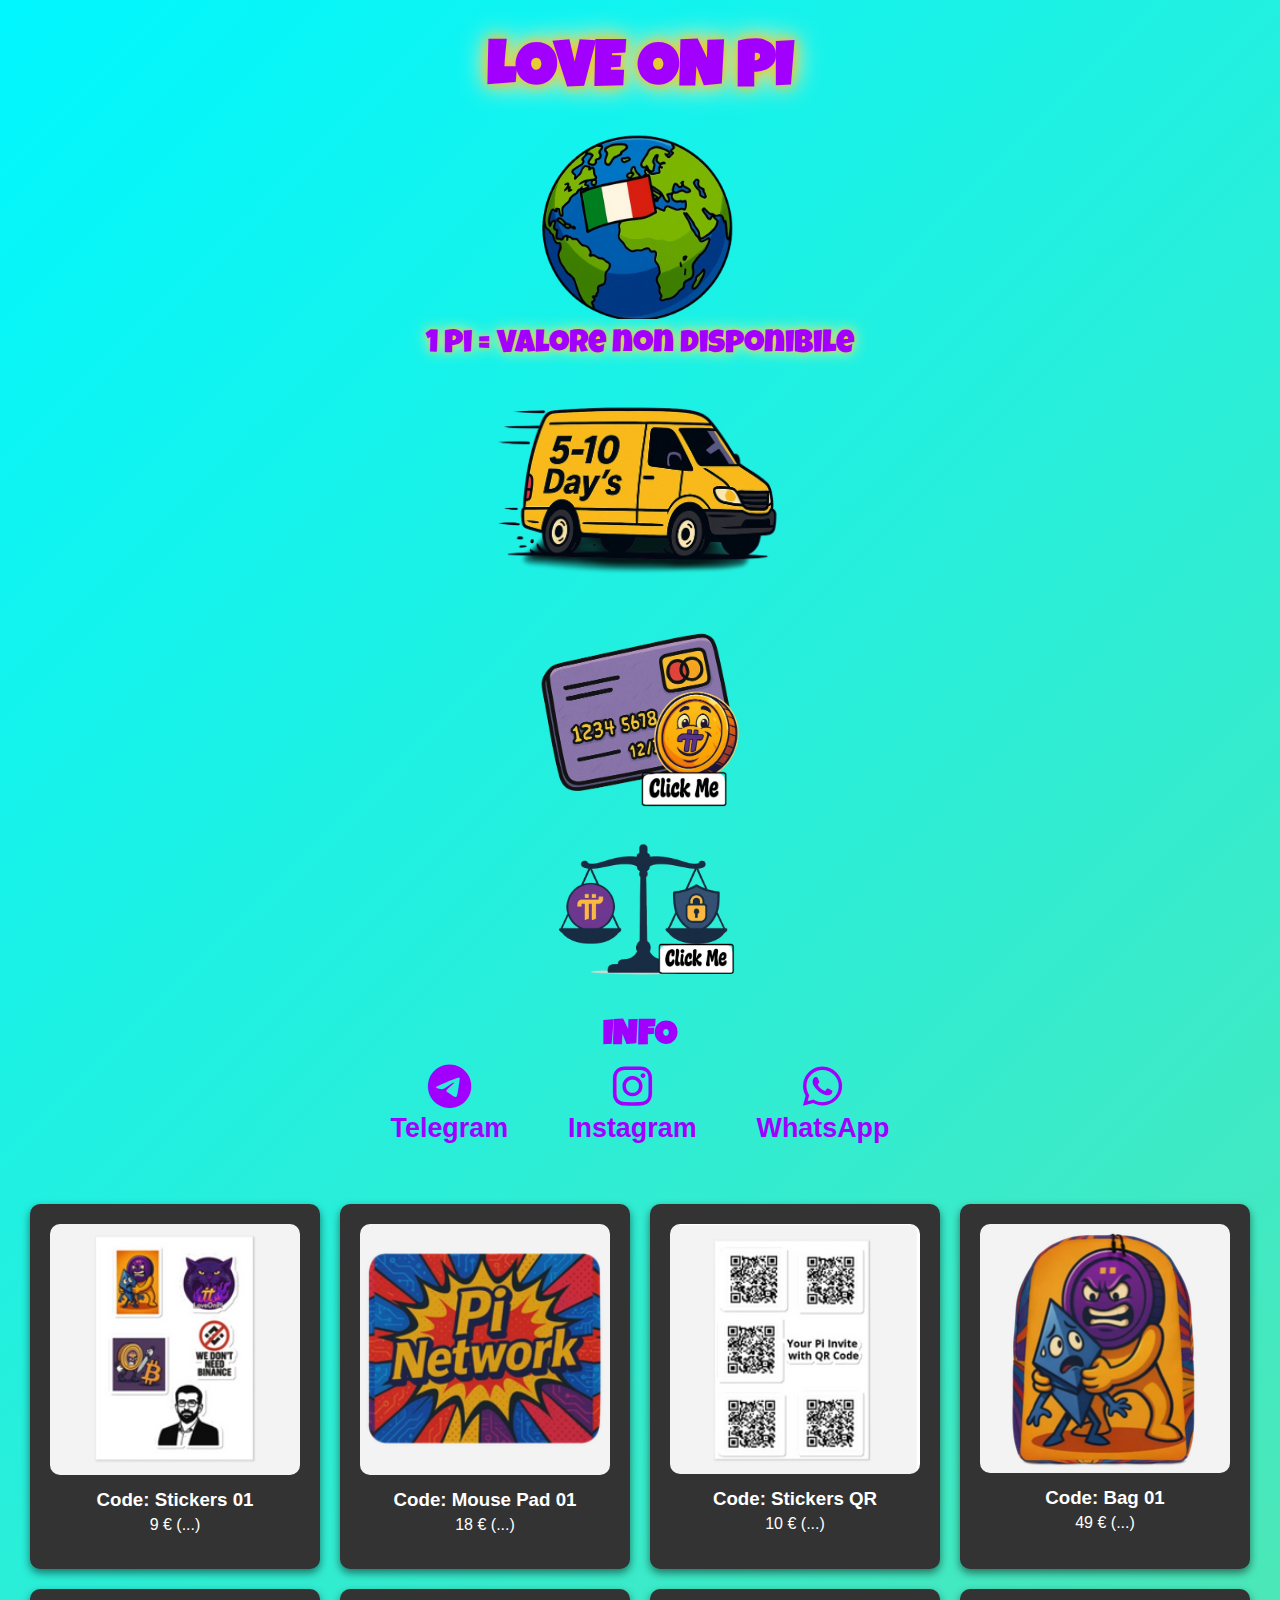
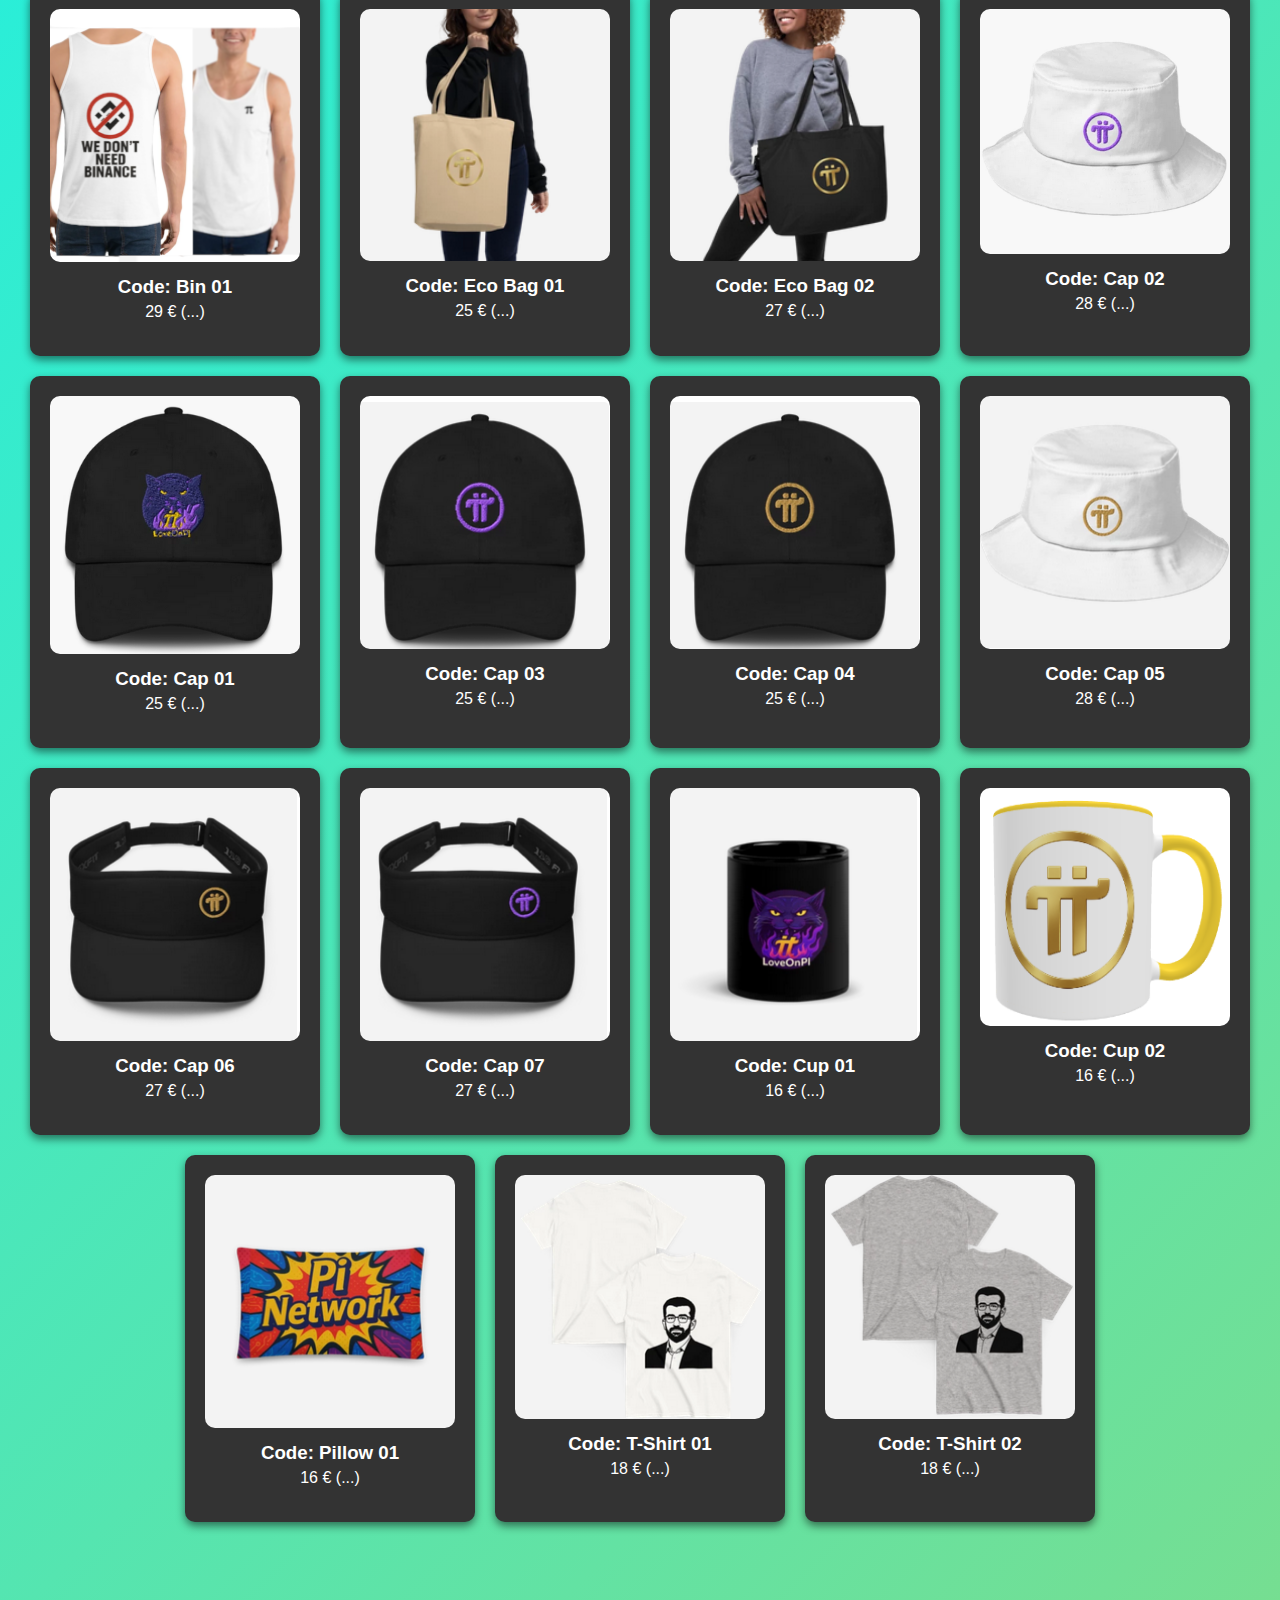
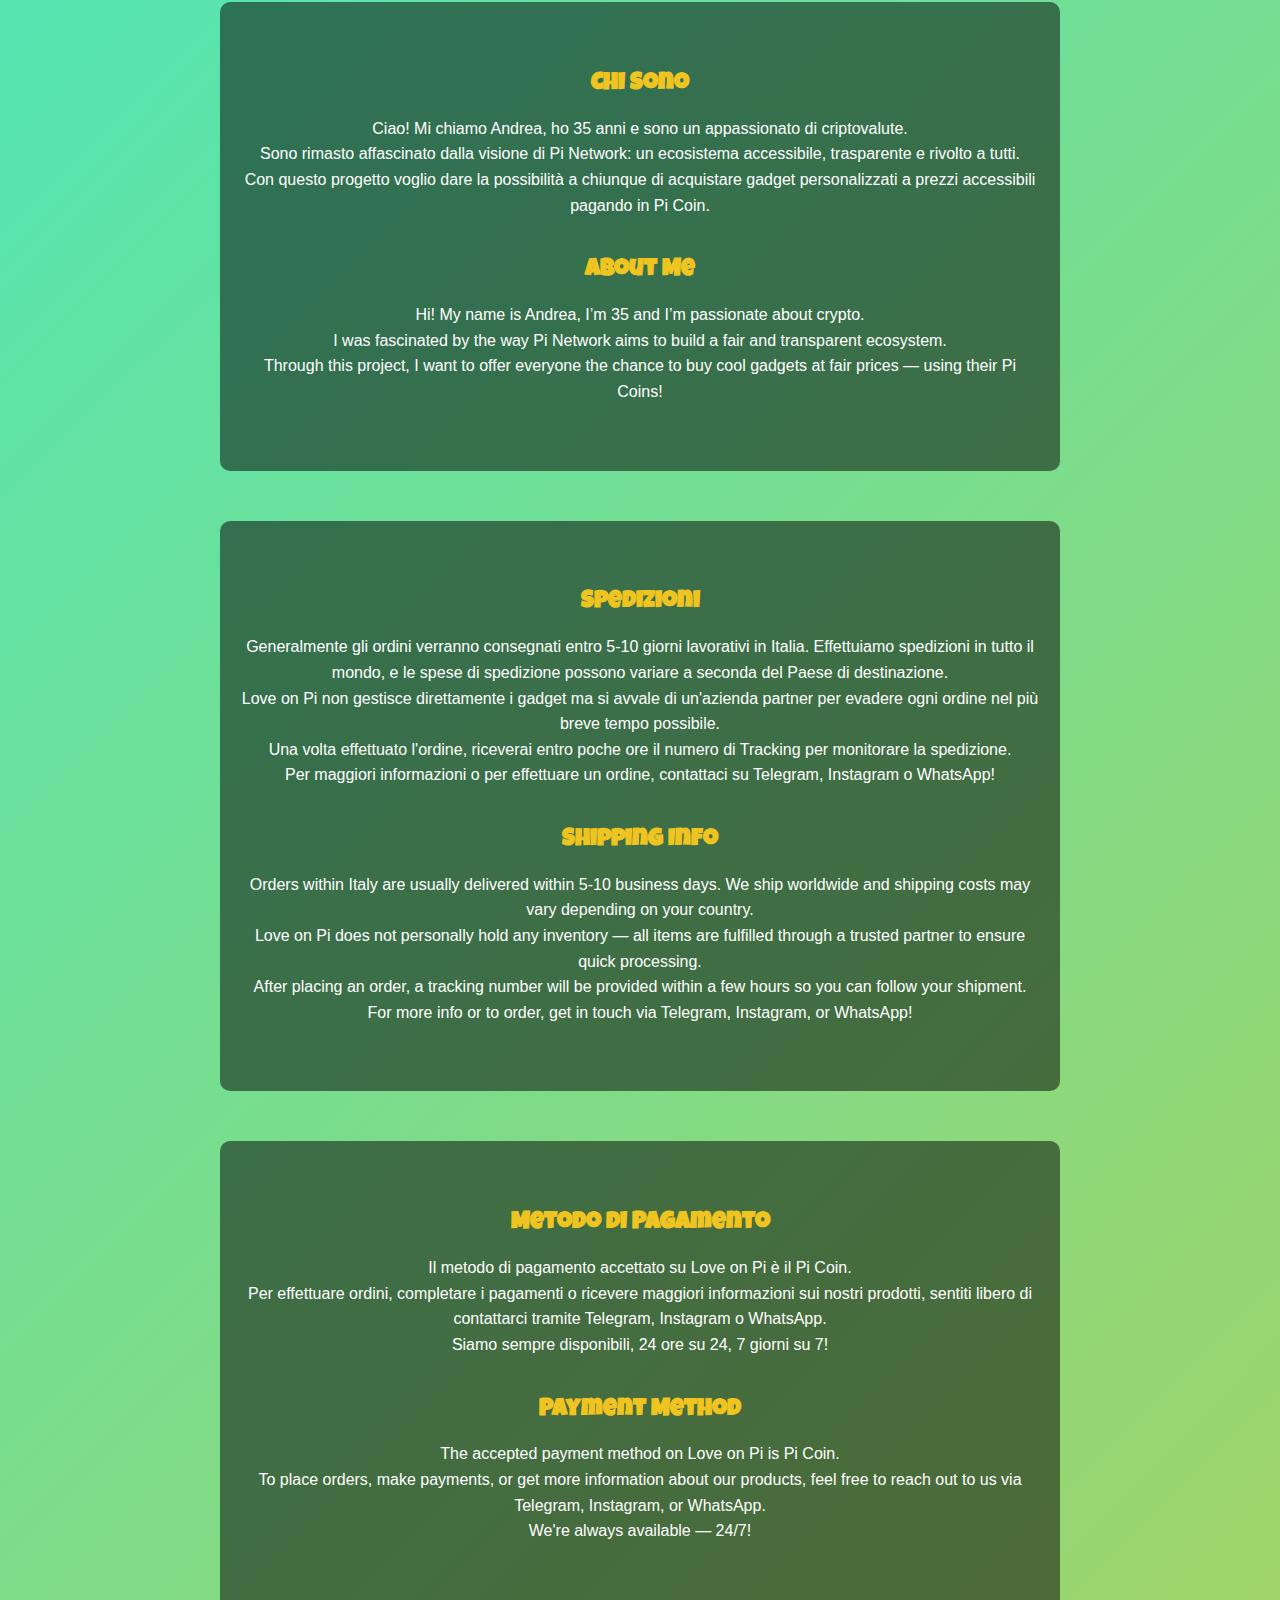
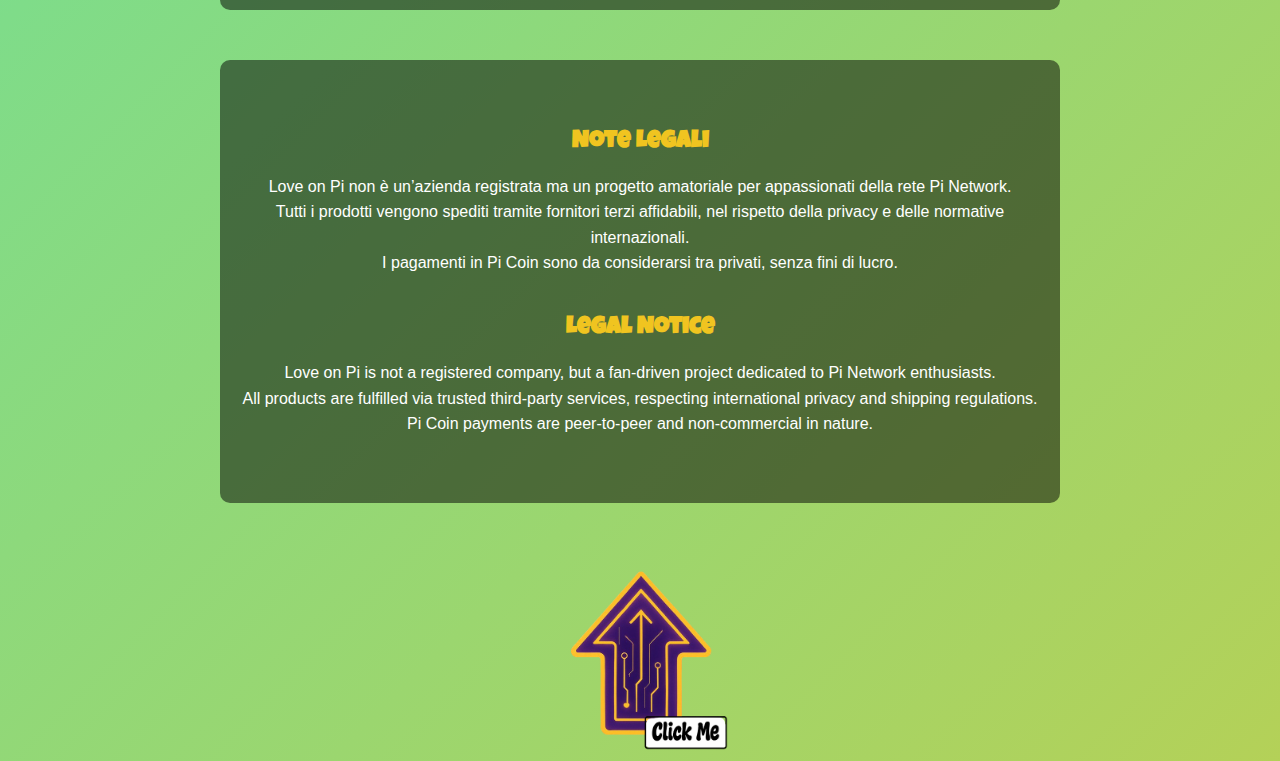
<file: index.html>
<!DOCTYPE html>
<html lang="it">
<head>
  <meta charset="UTF-8">
  <meta name="viewport" content="width=device-width, initial-scale=1.0">
  <title>Love on Pi</title>
  <link href="https://fonts.googleapis.com/css2?family=Luckiest+Guy&display=swap" rel="stylesheet">
  <link href="https://cdnjs.cloudflare.com/ajax/libs/font-awesome/6.4.0/css/all.min.css" rel="stylesheet">
   <!-- Google Analytics -->
  <script async src="https://www.googletagmanager.com/gtag/js?id=G-DXLJ8XHPTR"></script>
  <script>
    window.dataLayer = window.dataLayer || [];
    function gtag(){dataLayer.push(arguments);}
    gtag('js', new Date());

    gtag('config', 'G-DXLJ8XHPTR');
  </script>
  <style>
    html {
      scroll-behavior: smooth;
    }
    body {
      margin: 0;
      font-family: Arial, sans-serif;
      background: linear-gradient(-45deg, #6e00ff, #ff00cc, #f0c420, #00f7ff);
      background-size: 400% 400%;
      animation: gradientBG 15s ease infinite;
      color: #f0c420;
      text-align: center;
    }
    @keyframes gradientBG {
      0% { background-position: 0% 50%; }
      50% { background-position: 100% 50%; }
      100% { background-position: 0% 50%; }
    }
    header {
      padding: 40px 20px 20px;
      font-size: 4em;
      font-weight: bold;
      text-transform: uppercase;
      animation: neonPulse 3s infinite;
      font-family: 'Luckiest Guy', cursive;
      color: #a100ff;
      text-shadow: 0 0 10px #f0c420, 0 0 20px #f0c420, 0 0 30px #fff;
      transition: all 0.5s ease-in-out;
    }
    header.alt {
      color: #f0c420;
      text-shadow: 0 0 10px #a100ff, 0 0 20px #a100ff, 0 0 30px #fff;
    }
    @keyframes neonPulse {
      0%, 100% {
        transform: scale(1);
      }
      50% {
        transform: scale(1.05);
      }
    }
    .world-image {
      max-width: 200px;
      width: 100%;
      margin: 10px auto;
      display: block;
      animation: float 3s ease-in-out infinite;
      cursor: pointer;
    }
    .value {
      font-size: 2em;
      margin-bottom: 20px;
      animation: glow 2s ease-in-out infinite alternate, pulseValue 4s infinite;
      font-family: 'Luckiest Guy', cursive;
      color: #a100ff;
      text-shadow: 0 0 5px #f0c420, 0 0 15px #fff38c;
    }
    @keyframes glow {
      from {
        text-shadow: 0 0 5px #f0c420, 0 0 10px #fff38c;
      }
      to {
        text-shadow: 0 0 15px #fff38c, 0 0 30px #f0c420;
      }
    }
    @keyframes pulseValue {
      0%, 100% { transform: scale(1); }
      50% { transform: scale(1.05); }
    }
    @keyframes float {
      0%, 100% { transform: translateY(0); }
      50% { transform: translateY(-10px); }
    }
    @keyframes slide {
      0%, 100% { transform: translateX(0); }
      50% { transform: translateX(10px); }
    }
    .delivery-section {
      margin: 30px 0;
      animation: slide 3s ease-in-out infinite;
    }
    .delivery-img {
      max-width: 300px;
      width: 80%;
      height: auto;
      display: block;
      margin: 0 auto;
    }
    .contact {
      margin: 40px auto 10px;
      font-size: 2.2em;
      color: #a100ff;
      font-weight: bold;
      font-family: 'Luckiest Guy', cursive;
      animation: pulseValue 3s infinite;
    }
    .social-icons {
      display: flex;
      justify-content: center;
      gap: 60px;
      margin-bottom: 30px;
    }
    .social-icons a {
      color: #a100ff;
      font-size: 2.8em;
      transition: transform 0.3s ease, color 0.3s ease;
      display: flex;
      flex-direction: column;
      align-items: center;
      text-decoration: none;
      font-family: Arial, sans-serif;
      animation: pulseValue 4s infinite;
    }
    .social-icons a:hover {
      transform: scale(1.2);
      color: #f0c420;
    }
    .social-icons span {
      margin-top: 5px;
      font-size: 0.6em;
      color: #a100ff;
      font-weight: bold;
    }
    .gallery {
      display: flex;
      flex-wrap: wrap;
      justify-content: center;
      gap: 20px;
      padding: 30px;
    }
    .product {
      background-color: #333;
      border-radius: 10px;
      padding: 20px;
      width: 250px;
      color: #fff;
      box-shadow: 0 4px 8px rgba(0,0,0,0.5);
    }
    .product img {
      width: 100%;
      border-radius: 10px;
    }
    .product h3 {
      margin: 10px 0 5px;
    }
    .product p {
      margin: 5px 0 15px;
    }
    .buy-btn {
      background-color: #f0c420;
      color: #000;
      padding: 10px 20px;
      border: none;
      border-radius: 5px;
      font-weight: bold;
      cursor: pointer;
    }
  </style>
</head>
<body>
  <a name="top"></a>
  <header id="main-title">Love on Pi</header>
  <a href="#about"><img src="mondo.png" alt="Mondo con bandiera italiana" class="world-image"></a>
  <div class="value">1 Pi = <span id="pi-value">Caricamento...</span></div>

  <a href="#shipping">
  <a href="#shipping">
  <div class="delivery-section">
    <img class="delivery-img" src="delivery-van.png" alt="5-10 giorni di consegna">
  </div>
</a>
<a href="#payment">
  <img src="cc.png" alt="Carta di credito" class="world-image">
</a>
<a href="#legal">
  <img src="legal.png" alt="Legalità e sicurezza" style="max-width: 200px; width: 100%; margin: 10px auto; display: block; animation: pulseValue 3s ease-in-out infinite; cursor: pointer;">
</a>
</a>

  <div class="contact">INFO</div>
  <div class="social-icons">
    <a href="https://t.me/theanimal89" target="_blank" title="Telegram">
      <i class="fab fa-telegram"></i>
      <span>Telegram</span>
    </a>
    <a href="https://instagram.com/love_on_pi" target="_blank" title="Instagram">
      <i class="fab fa-instagram"></i>
      <span>Instagram</span>
    </a>
    <a href="https://wa.me/393318524149" target="_blank" title="WhatsApp">
      <i class="fab fa-whatsapp"></i>
      <span>WhatsApp</span>
    </a>
  </div>

  <div class="gallery">
    <div class="product" data-eur="9">
      <img src="st1.png" alt="Prodotto 1">
      <h3>Code: Stickers 01</h3>
      <p><span class="eur-amount">9 €</span> (<span class="pi-price">...</span>)</p>
    </div>
    <div class="product" data-eur="18">
      <img src="mp1.png" alt="Prodotto 1">
      <h3>Code: Mouse Pad 01</h3>
      <p><span class="eur-amount">18 €</span> (<span class="pi-price">...</span>)</p>
    </div>
    <div class="product" data-eur="10">
      <img src="st2.png" alt="Prodotto 1">
      <h3>Code: Stickers QR</h3>
      <p><span class="eur-amount">10 €</span> (<span class="pi-price">...</span>)</p>
    </div>
    <div class="product" data-eur="49">
      <img src="bag1.png" alt="Prodotto 1">
      <h3>Code: Bag 01</h3>
      <p><span class="eur-amount">49 €</span> (<span class="pi-price">...</span>)</p>
    </div>
    <div class="product" data-eur="29">
      <img src="bin1.png" alt="Prodotto 1">
      <h3>Code: Bin 01</h3>
      <p><span class="eur-amount">29 €</span> (<span class="pi-price">...</span>)</p>
    </div>
    <div class="product" data-eur="25">
      <img src="bag2.png" alt="Prodotto 1">
      <h3>Code: Eco Bag 01</h3>
      <p><span class="eur-amount">25 €</span> (<span class="pi-price">...</span>)</p>
    </div>
    <div class="product" data-eur="27">
      <img src="bag3.png" alt="Prodotto 1">
      <h3>Code: Eco Bag 02</h3>
      <p><span class="eur-amount">27 €</span> (<span class="pi-price">...</span>)</p>
    </div>
    <div class="product" data-eur="28">
      <img src="cap2.png" alt="Prodotto 2">
      <h3>Code: Cap 02</h3>
      <p><span class="eur-amount">28 €</span> (<span class="pi-price">...</span>)</p>
    </div>
    <div class="product" data-eur="25">
      <img src="cap1.png" alt="Prodotto 1">
      <h3>Code: Cap 01</h3>
      <p><span class="eur-amount">25 €</span> (<span class="pi-price">...</span>)</p>
    </div>
    <div class="product" data-eur="25">
      <img src="cap3.png" alt="Prodotto 2">
      <h3>Code: Cap 03</h3>
      <p><span class="eur-amount">25 €</span> (<span class="pi-price">...</span>)</p>
    </div>
    <div class="product" data-eur="25">
      <img src="cap4.png" alt="Prodotto 2">
      <h3>Code: Cap 04</h3>
      <p><span class="eur-amount">25 €</span> (<span class="pi-price">...</span>)</p>
    </div>
    <div class="product" data-eur="28">
      <img src="cap5.png" alt="Prodotto 2">
      <h3>Code: Cap 05</h3>
      <p><span class="eur-amount">28 €</span> (<span class="pi-price">...</span>)</p>
    </div>
    <div class="product" data-eur="27">
      <img src="cap6.png" alt="Prodotto 2">
      <h3>Code: Cap 06</h3>
      <p><span class="eur-amount">27 €</span> (<span class="pi-price">...</span>)</p>
    </div>
    <div class="product" data-eur="27">
      <img src="cap7.png" alt="Prodotto 2">
      <h3>Code: Cap 07</h3>
      <p><span class="eur-amount">27 €</span> (<span class="pi-price">...</span>)</p>
    </div>
    <div class="product" data-eur="16">
      <img src="cup1.png" alt="Prodotto 2">
      <h3>Code: Cup 01</h3>
      <p><span class="eur-amount">16 €</span> (<span class="pi-price">...</span>)</p>
    </div>
    <div class="product" data-eur="16">
      <img src="cup2.png" alt="Prodotto 2">
      <h3>Code: Cup 02</h3>
      <p><span class="eur-amount">16 €</span> (<span class="pi-price">...</span>)</p>
    </div>
    <div class="product" data-eur="16">
      <img src="cus1.png" alt="Prodotto 2">
      <h3>Code: Pillow 01</h3>
      <p><span class="eur-amount">16 €</span> (<span class="pi-price">...</span>)</p>
    </div>
    <div class="product" data-eur="18">
      <img src="ts1.png" alt="Prodotto 2">
      <h3>Code: T-Shirt 01</h3>
      <p><span class="eur-amount">18 €</span> (<span class="pi-price">...</span>)</p>
    </div>
    <div class="product" data-eur="18">
      <img src="ts2.png" alt="Prodotto 2">
      <h3>Code: T-Shirt 02</h3>
      <p><span class="eur-amount">18 €</span> (<span class="pi-price">...</span>)</p>
    </div>
</div>

  <a name="about"></a>
  <div id="about" style="padding: 50px 20px; max-width: 800px; margin: 50px auto; background-color: rgba(0, 0, 0, 0.5); border-radius: 10px; color: #fff;">
    <h2 style="font-family: 'Luckiest Guy', cursive; color: #f0c420;">Chi Sono</h2>
    <p style="line-height: 1.6;">
      Ciao! Mi chiamo Andrea, ho 35 anni e sono un appassionato di criptovalute. <br>
      Sono rimasto affascinato dalla visione di Pi Network: un ecosistema accessibile, trasparente e rivolto a tutti.<br>
      Con questo progetto voglio dare la possibilità a chiunque di acquistare gadget personalizzati a prezzi accessibili pagando in Pi Coin.
    </p>
    <h2 style="font-family: 'Luckiest Guy', cursive; color: #f0c420; margin-top: 40px;">About Me</h2>
    <p style="line-height: 1.6;">
      Hi! My name is Andrea, I’m 35 and I’m passionate about crypto.<br>
      I was fascinated by the way Pi Network aims to build a fair and transparent ecosystem.<br>
      Through this project, I want to offer everyone the chance to buy cool gadgets at fair prices — using their Pi Coins!
    </p>
  </div>

  <a name="shipping"></a>
  <div id="shipping" style="padding: 50px 20px; max-width: 800px; margin: 50px auto; background-color: rgba(0, 0, 0, 0.5); border-radius: 10px; color: #fff;">
    <h2 style="font-family: 'Luckiest Guy', cursive; color: #f0c420;">Spedizioni</h2>
    <p style="line-height: 1.6;">
      Generalmente gli ordini verranno consegnati entro 5-10 giorni lavorativi in Italia. Effettuiamo spedizioni in tutto il mondo, e le spese di spedizione possono variare a seconda del Paese di destinazione.<br>
      Love on Pi non gestisce direttamente i gadget ma si avvale di un'azienda partner per evadere ogni ordine nel più breve tempo possibile.<br>
      Una volta effettuato l'ordine, riceverai entro poche ore il numero di Tracking per monitorare la spedizione.<br>
      Per maggiori informazioni o per effettuare un ordine, contattaci su Telegram, Instagram o WhatsApp!
    </p>
    <h2 style="font-family: 'Luckiest Guy', cursive; color: #f0c420; margin-top: 40px;">Shipping Info</h2>
    <p style="line-height: 1.6;">
      Orders within Italy are usually delivered within 5-10 business days. We ship worldwide and shipping costs may vary depending on your country.<br>
      Love on Pi does not personally hold any inventory — all items are fulfilled through a trusted partner to ensure quick processing.<br>
      After placing an order, a tracking number will be provided within a few hours so you can follow your shipment.<br>
      For more info or to order, get in touch via Telegram, Instagram, or WhatsApp!
    </p>
  </div>

  <a name="payment"></a>
  <div id="payment" style="padding: 50px 20px; max-width: 800px; margin: 50px auto; background-color: rgba(0, 0, 0, 0.5); border-radius: 10px; color: #fff;">
    <h2 style="font-family: 'Luckiest Guy', cursive; color: #f0c420;">Metodo di Pagamento</h2>
    <p style="line-height: 1.6;">
      Il metodo di pagamento accettato su Love on Pi è il Pi Coin.<br>
      Per effettuare ordini, completare i pagamenti o ricevere maggiori informazioni sui nostri prodotti, sentiti libero di contattarci tramite Telegram, Instagram o WhatsApp.<br>
      Siamo sempre disponibili, 24 ore su 24, 7 giorni su 7!
    </p>
    <h2 style="font-family: 'Luckiest Guy', cursive; color: #f0c420; margin-top: 40px;">Payment Method</h2>
    <p style="line-height: 1.6;">
      The accepted payment method on Love on Pi is Pi Coin.<br>
      To place orders, make payments, or get more information about our products, feel free to reach out to us via Telegram, Instagram, or WhatsApp.<br>
      We're always available — 24/7!
    </p>
  </div>

  <a name="legal"></a>
  <div id="legal" style="padding: 50px 20px; max-width: 800px; margin: 50px auto; background-color: rgba(0, 0, 0, 0.5); border-radius: 10px; color: #fff;">
    <h2 style="font-family: 'Luckiest Guy', cursive; color: #f0c420;">Note Legali</h2>
    <p style="line-height: 1.6;">
      Love on Pi non è un’azienda registrata ma un progetto amatoriale per appassionati della rete Pi Network.<br>
      Tutti i prodotti vengono spediti tramite fornitori terzi affidabili, nel rispetto della privacy e delle normative internazionali.<br>
      I pagamenti in Pi Coin sono da considerarsi tra privati, senza fini di lucro.
    </p>
    <h2 style="font-family: 'Luckiest Guy', cursive; color: #f0c420; margin-top: 40px;">Legal Notice</h2>
    <p style="line-height: 1.6;">
      Love on Pi is not a registered company, but a fan-driven project dedicated to Pi Network enthusiasts.<br>
      All products are fulfilled via trusted third-party services, respecting international privacy and shipping regulations.<br>
      Pi Coin payments are peer-to-peer and non-commercial in nature.
    </p>
  </div>

  <a href="#top">
    <img src="up-arrow.png" alt="Torna su" class="world-image">
  </a>

<script>
    function updateProductPrices(piToEur) {
      const products = document.querySelectorAll('.product');
      products.forEach(product => {
        const eurAmount = parseFloat(product.getAttribute('data-eur'));
        const piValue = (eurAmount / piToEur).toFixed(2);
        product.querySelector('.pi-price').textContent = piValue + ' Pi';
      });
    }

    fetch('https://api.coingecko.com/api/v3/simple/price?ids=pi-network&vs_currencies=eur')
      .then(response => response.json())
      .then(data => {
        const piValue = data['pi-network'].eur;
        document.getElementById('pi-value').textContent = piValue.toFixed(2) + ' €';
        updateProductPrices(piValue);
      })
      .catch(() => {
        document.getElementById('pi-value').textContent = 'Valore non disponibile';
      });

    const header = document.getElementById('main-title');
    setInterval(() => {
      header.classList.toggle('alt');
    }, 3000);
  </script>
</body>
</html>
</file>
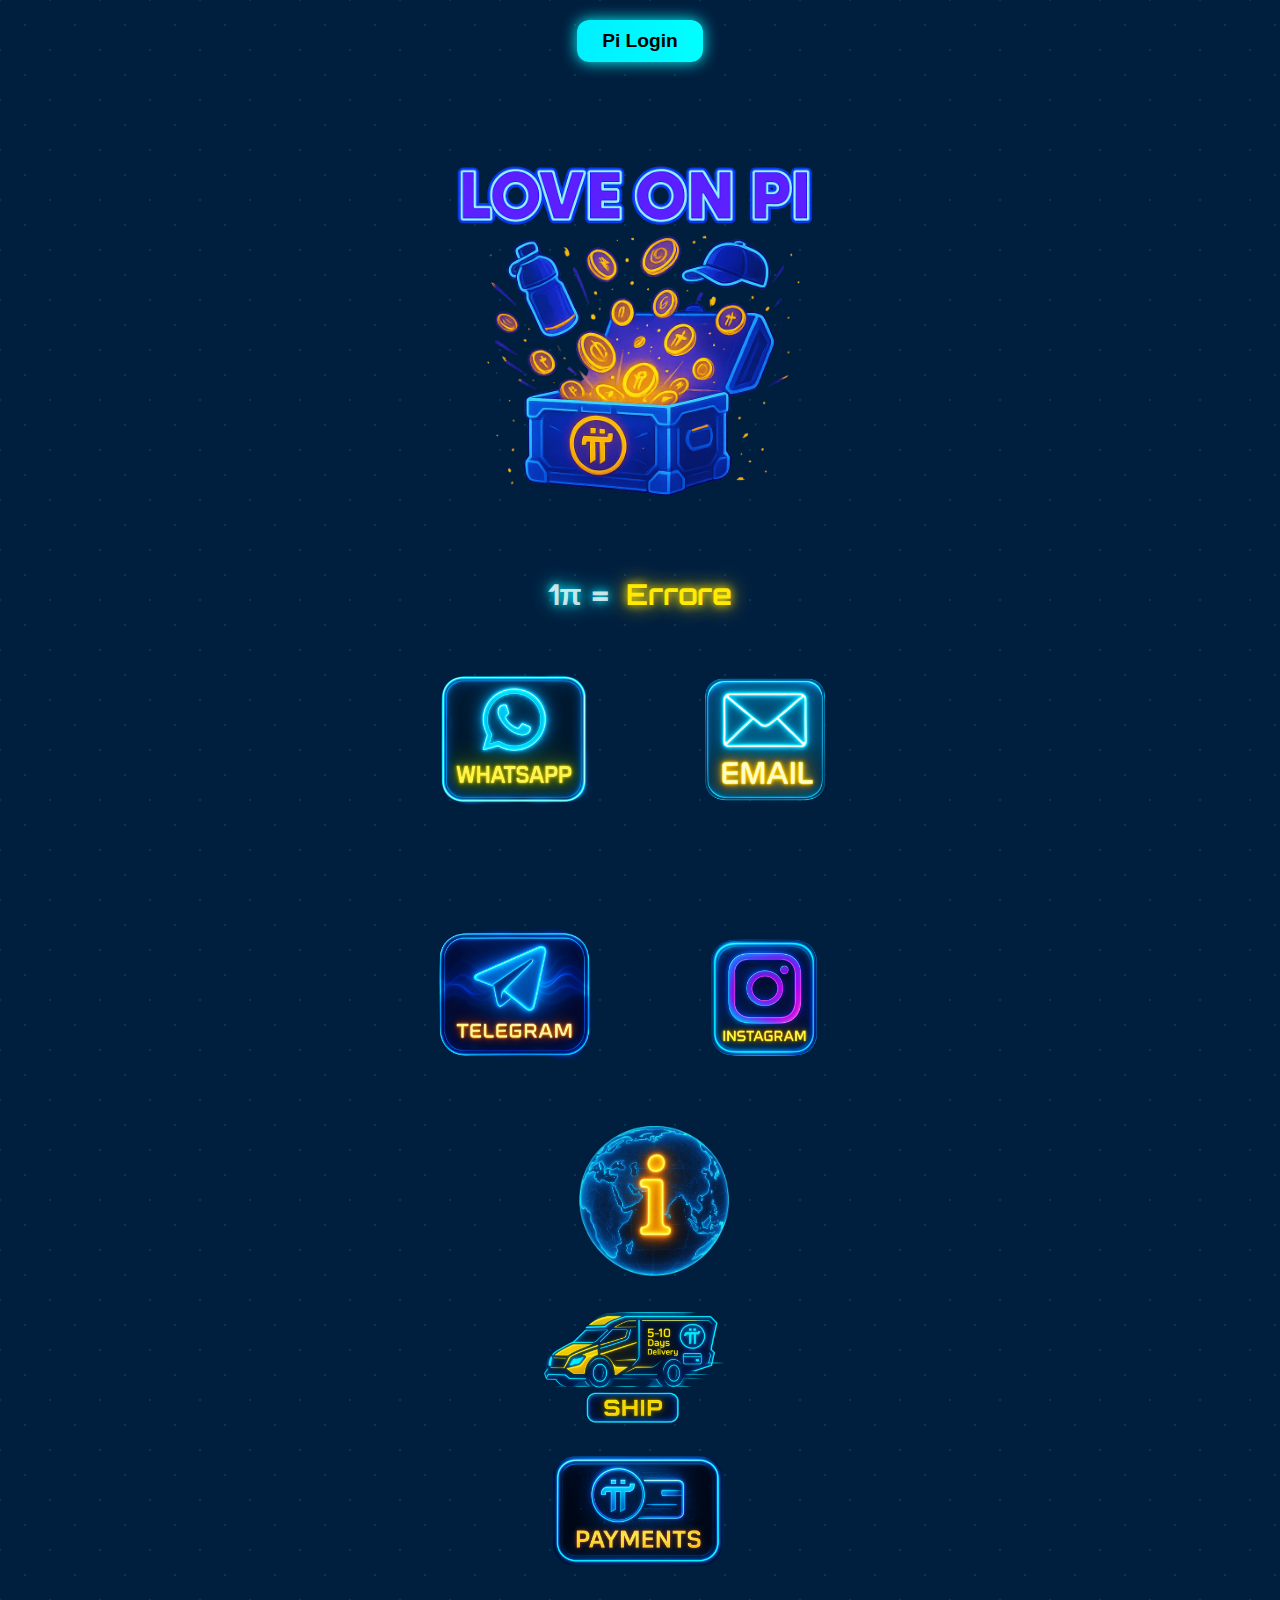
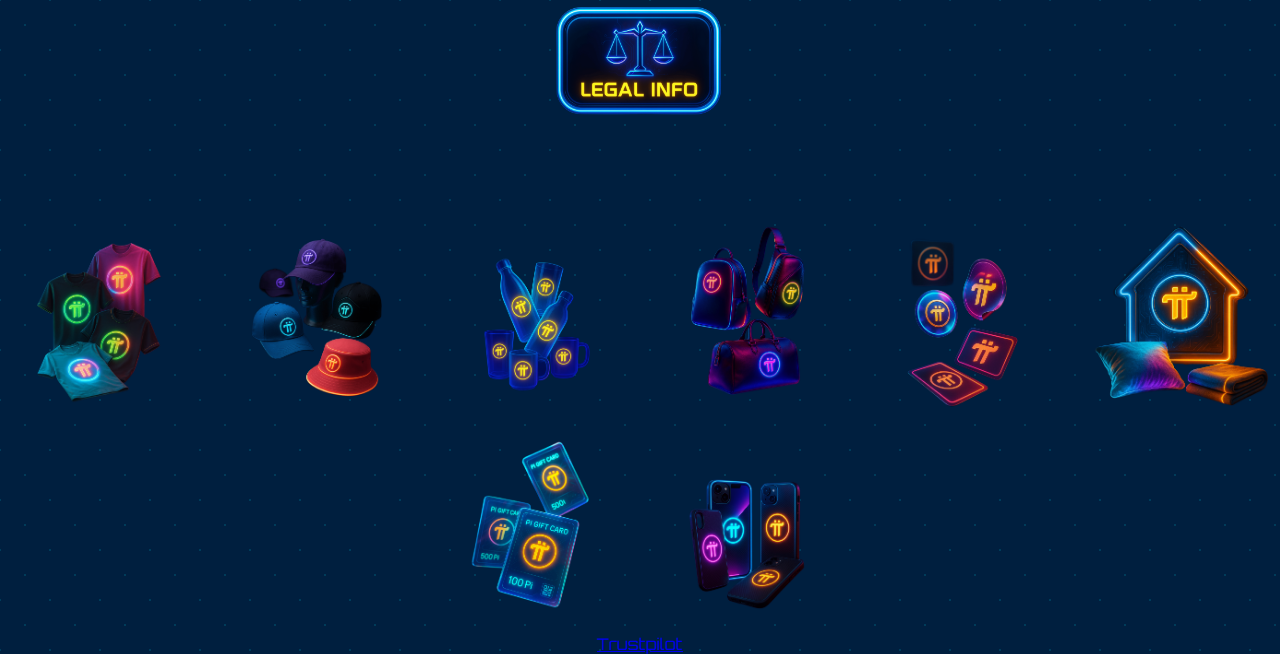
<file: home.html>
<!DOCTYPE html>
<html lang="it">
<head>
  <meta charset="UTF-8" />
  <meta name="viewport" content="width=device-width" />
  <title>Love on Pi</title>
  <link rel="stylesheet" href="style.css" />
  <script src="https://sdk.minepi.com/pi-sdk.js"></script>
</head>
<body>

<div style="text-align: center; margin-top: 20px;">
  <button id="pi-login" style="
    background: linear-gradient(90deg, #00f0ff, #0ff);
    border: none;
    color: black;
    font-weight: bold;
    padding: 10px 25px;
    border-radius: 12px;
    font-size: 1.2em;
    cursor: pointer;
    box-shadow: 0 0 15px #0ff;
  ">
    Pi Login
  </button>

  <div id="user-info" style="
    display: none;
    font-weight: bold;
    font-size: 1.2em;
    color: #0ff;
    margin-top: 10px;
    text-shadow: 0 0 5px #00f0ff;
  "></div>


</div>


  <div class="logo-container">
    <img src="img/logo.png" alt="Love on Pi logo" class="logo" />
  </div>
  <div class="pi-value-container">
  <span class="label">1π =</span>
  <span id="piValue" class="pi-glow">...</span>
</div>
  <div class="social-buttons">
    <a href="https://wa.me/393318524149" target="_blank">
      <img src="img/whatsapp.png" alt="WhatsApp" class="button-img" />
    </a>
    <a href="mailto:support@loveonpi.com">
      <img src="img/email.png" alt="Email" class="button-img" />
    </a>
  </div>

  <div class="social-buttons">
    <a href="https://t.me/theanimal89" target="_blank">
      <img src="img/telegram.png" alt="Telegram" class="button-img" />
    </a>
    <a href="https://www.instagram.com/love_on_pi" target="_blank">
      <img src="img/instagram.png" alt="Instagram" class="button-img" />
    </a>
  </div>
<img src="img/about.png" alt="About" class="about-button" onclick="loadModal('about.html')" />
<img src="img/ship.png" alt="Shipping" class="ship-button" onclick="loadModal('ship.html')" />
<img src="img/payment.png" alt="Payment" class="payment-button" onclick="loadModal('payment.html')" />
<img src="img/legal.png" alt="Legal" class="legal-button" onclick="loadModal('legal.html')" />

<!-- Pulsanti categorie prodotto -->
<div class="product-buttons">
  <img src="img/tshirt.png" class="tshirt-button" onclick="loadModal('tshirt.html')" />
  <img src="img/hat.png" class="hat-button" onclick="loadModal('hat.html')" />
  <img src="img/bottle.png" class="bottle-button" onclick="loadModal('bottle.html')" />
  <img src="img/bag.png" class="bag-button" onclick="loadModal('bag.html')" />
  <img src="img/stickers.png" class="stickers-button" onclick="loadModal('stickers.html')" />
  <img src="img/utility.png" class="utility-button" onclick="loadModal('utility.html')" />
  <img src="img/giftcard.png" class="giftcard-button" onclick="loadModal('giftcard.html')" />
  <img src="img/cover.png" class="cover-button" onclick="loadModal('cover.html')" />
</div>

<!-- Modale dinamico unico -->
<div id="dynamic-modal" class="modal hidden">
  <div class="modal-content">
    <span class="close" onclick="closeDynamicModal()">&times;</span>
    <div id="modal-body">
      <!-- Il contenuto da *.html verrà caricato qui -->
    </div>
  </div>
</div>



  <script>
  async function updatePiValue() {
    try {
      const response = await fetch('https://api.coingecko.com/api/v3/simple/price?ids=pi-network&vs_currencies=usd');
      const data = await response.json();
      const price = data['pi-network']?.usd;

      if (price) {
        document.getElementById("piValue").textContent = price.toFixed(4) + " $";

        // Salva il valore 1π = X USD per uso nei popup
        localStorage.setItem('piRate', price);
      } else {
        document.getElementById("piValue").textContent = "N/A";
      }
    } catch (error) {
      document.getElementById("piValue").textContent = "Errore";
      console.error("Errore nel recupero del prezzo di Pi:", error);
    }
  }

  // Aggiorna il valore ogni 30 secondi
  updatePiValue();
  setInterval(updatePiValue, 30000);
</script>

<script>
  function toggleAbout() {
    document.getElementById("aboutText").classList.toggle("hidden");
    document.getElementById("shipText").classList.add("hidden");
  }

  function toggleShipping() {
    document.getElementById("shipText").classList.toggle("hidden");
    document.getElementById("aboutText").classList.add("hidden");
  }
</script>
<script>
  function hideAllTexts() {
    document.getElementById("aboutText").classList.add("hidden");
    document.getElementById("shipText").classList.add("hidden");
    document.getElementById("paymentText").classList.add("hidden");
    document.getElementById("legalText").classList.add("hidden");
  }

  function toggleAbout() {
    const block = document.getElementById("aboutText");
    const isHidden = block.classList.contains("hidden");
    hideAllTexts();
    if (isHidden) block.classList.remove("hidden");
  }

  function toggleShipping() {
    const block = document.getElementById("shipText");
    const isHidden = block.classList.contains("hidden");
    hideAllTexts();
    if (isHidden) block.classList.remove("hidden");
  }

  function togglePayment() {
    const block = document.getElementById("paymentText");
    const isHidden = block.classList.contains("hidden");
    hideAllTexts();
    if (isHidden) block.classList.remove("hidden");
  }

  function toggleLegal() {
    const block = document.getElementById("legalText");
    const isHidden = block.classList.contains("hidden");
    hideAllTexts();
    if (isHidden) block.classList.remove("hidden");
  }
</script>
<script>
  function loadModal(file) {
    fetch(file)
      .then(response => response.text())
      .then(html => {
        document.getElementById("modal-body").innerHTML = html;
        document.getElementById("dynamic-modal").classList.remove("hidden");
      })
      .catch(err => {
        document.getElementById("modal-body").innerHTML = "<p>Errore nel caricamento.</p>";
        document.getElementById("dynamic-modal").classList.remove("hidden");
      });
  }

  function closeDynamicModal() {
    document.getElementById("dynamic-modal").classList.add("hidden");
    document.getElementById("modal-body").innerHTML = "";
  }
</script>
<script>
  function loadModal(file) {
    fetch(file)
      .then(response => response.text())
      .then(html => {
        document.getElementById("modal-body").innerHTML = html;

        // Dopo il caricamento del contenuto, forza il calcolo dei Pi
        const piRate = localStorage.getItem('piRate') || 36.0;

        // Aspetta un attimo per essere sicuro che il DOM sia aggiornato
        setTimeout(() => {
          document.querySelectorAll('.pi-price').forEach(el => {
            const usd = parseFloat(el.dataset.usd);
            if (!isNaN(usd)) {
              const piValue = (usd / piRate).toFixed(4);
              el.textContent = piValue;
            }
          });
        }, 50); // piccolo delay
          
        document.getElementById("dynamic-modal").classList.remove("hidden");
      })
      .catch(err => {
        document.getElementById("modal-body").innerHTML = "<p>Errore nel caricamento.</p>";
        document.getElementById("dynamic-modal").classList.remove("hidden");
      });
  }
</script>
<script>
  Pi.init({
    version: "2.0",
    sandbox: false // usa false in produzione
  });

  document.getElementById("pi-login").addEventListener("click", () => {
    const scopes = ["username", "payments"];

    Pi.authenticate(scopes, (payment) => {
      console.log("Pagamento incompleto:", payment);
    })
    .then(auth => {
  console.log("Login OK:", auth);

  // Nascondi il bottone login
  document.getElementById("pi-login").style.display = "none";

  // Mostra username
  const userInfo = document.getElementById("user-info");
  userInfo.textContent = "Hey, @" + auth.user.username;
  userInfo.style.display = "block";


})


    .catch(err => {
      console.error("Errore login:", err);
      alert("Errore nel login: " + err.message);
    });
  });
</script>

<!-- TrustBox widget - Review Collector -->
<div class="trustpilot-widget"
     data-locale="en-US"
     data-template-id="56278e9abfbbba0bdcd568bc"
     data-businessunit-id="682db7fefe7a18bd7cb32fa7"
     data-style-height="52px"
     data-style-width="100%">
  <a href="https://www.trustpilot.com/review/loveonpi.com" target="_blank" rel="noopener">Trustpilot</a>
</div>
<script type="text/javascript" src="//widget.trustpilot.com/bootstrap/v5/tp.widget.bootstrap.min.js" async></script>
<!-- End TrustBox widget -->

</body>
</html>
</file>
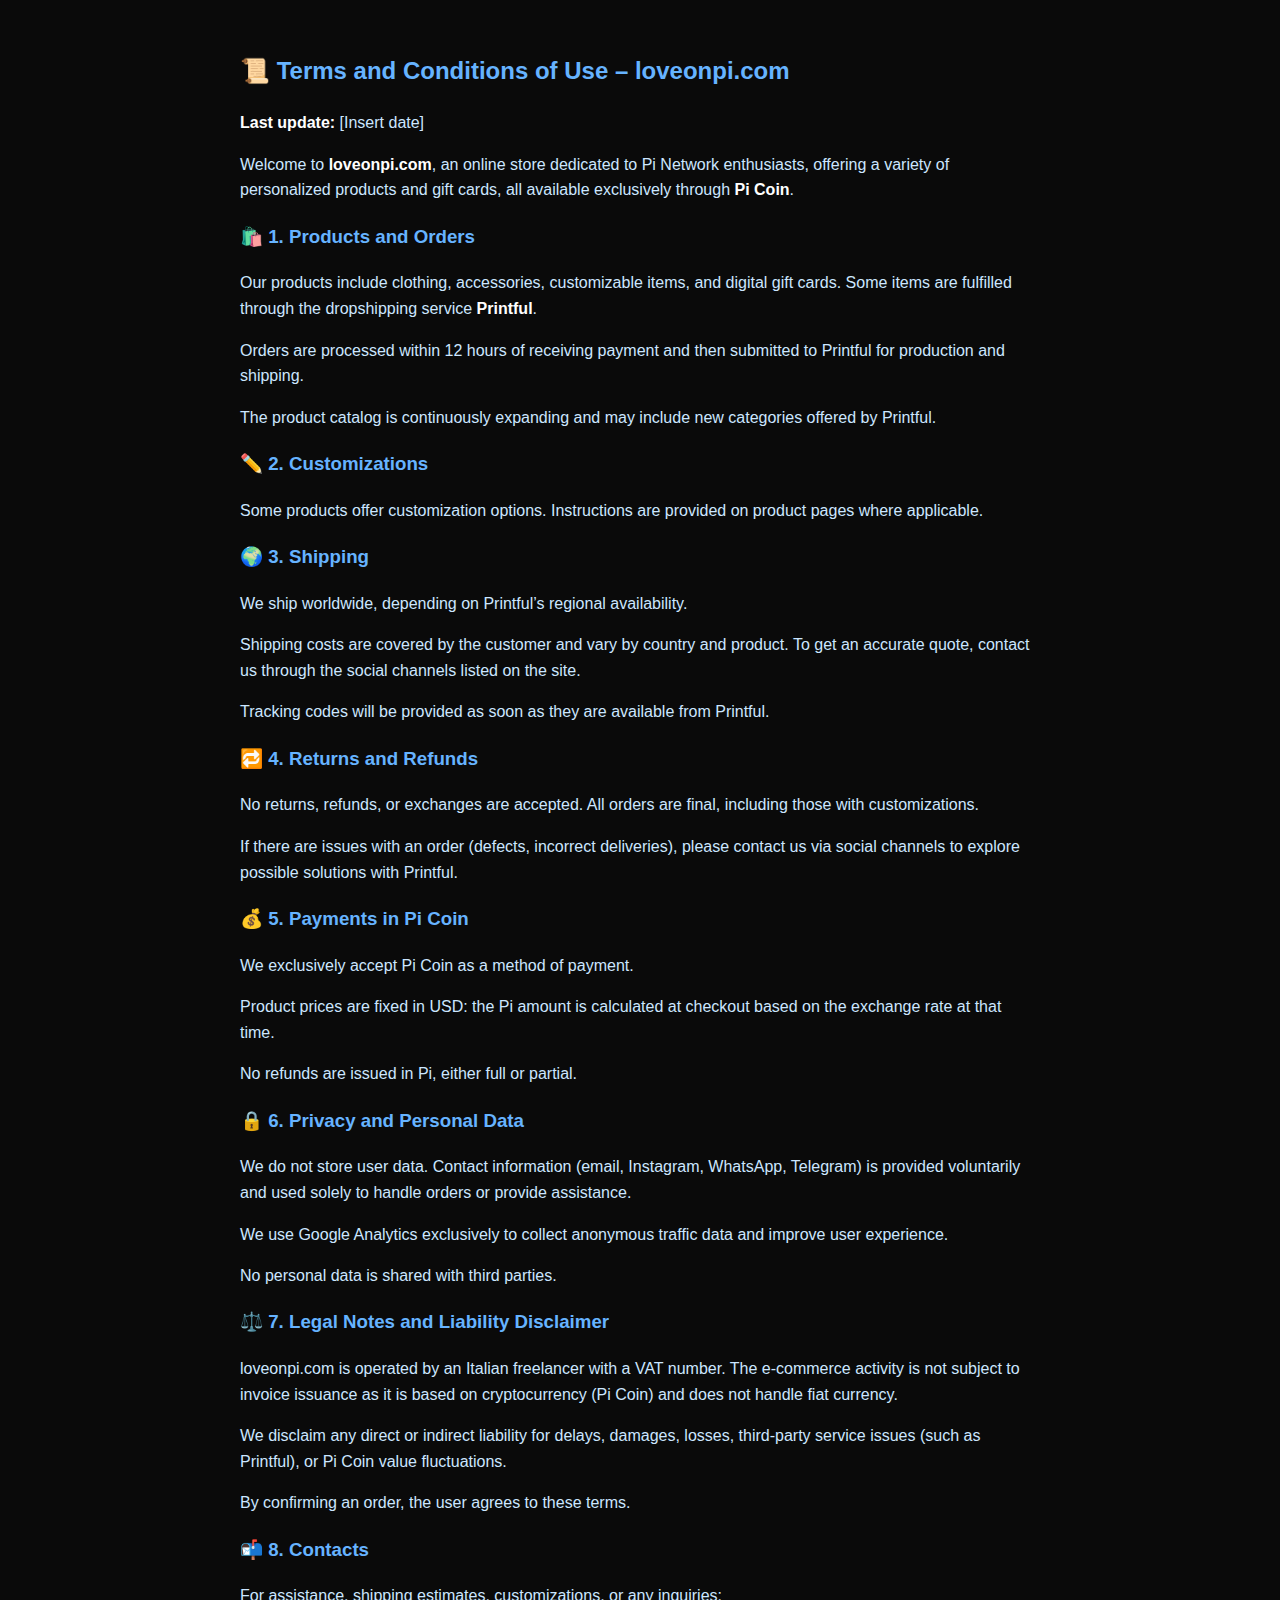
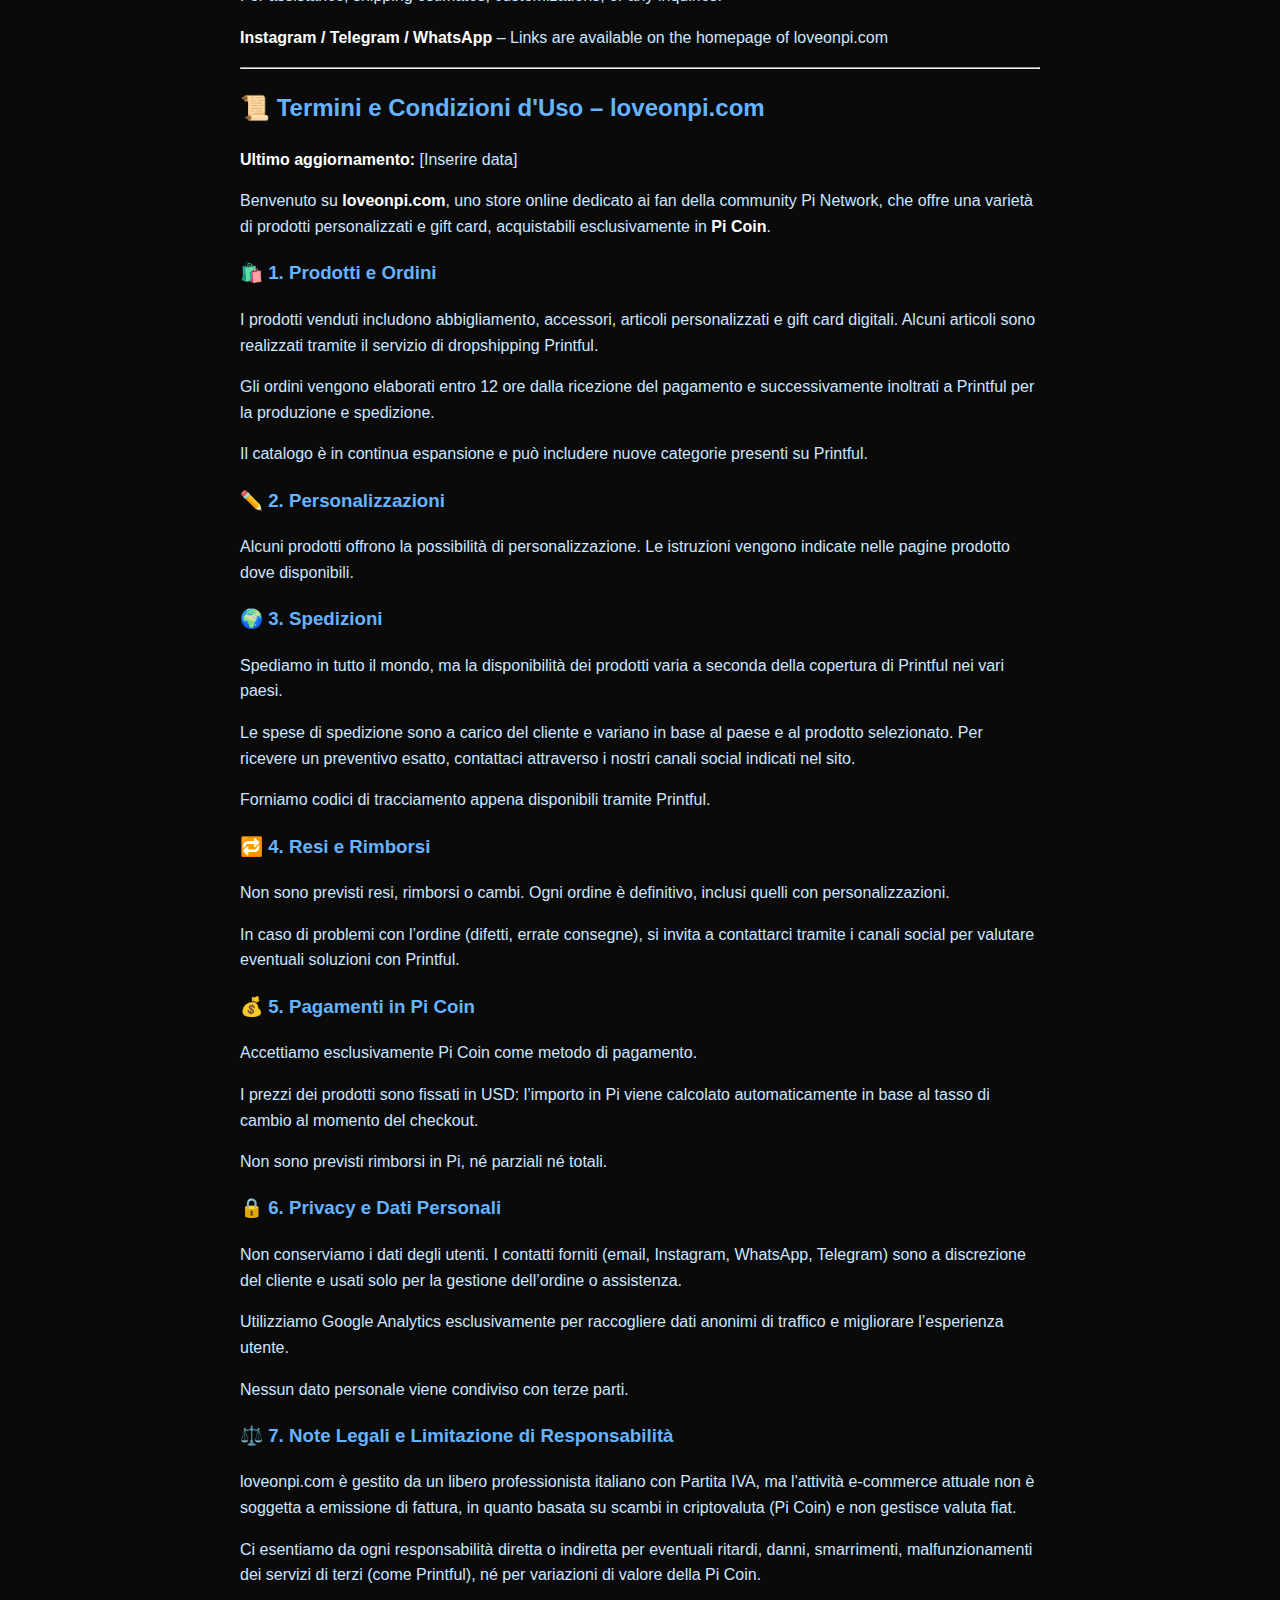
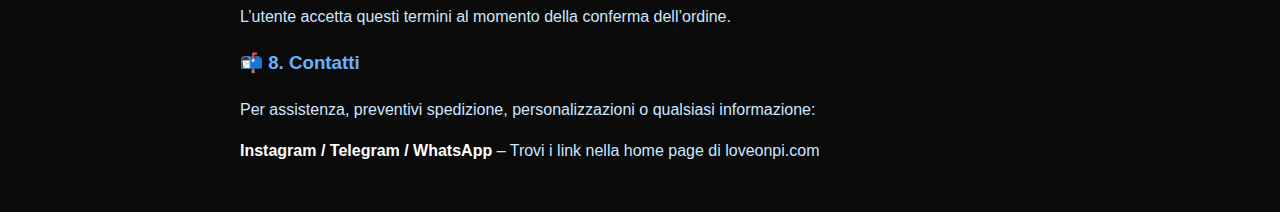
<file: policy.html>
<!DOCTYPE html>
<html lang="en">
<head>
  <meta charset="UTF-8">
  <title>Policy - loveonpi.com</title>
  <style>
    body {
      background-color: #0a0a0a;
      color: #cce6ff;
      font-family: 'Orbitron', sans-serif;
      max-width: 800px;
      margin: auto;
      padding: 2em;
      line-height: 1.6;
    }
    h2, h3 {
      color: #66b3ff;
    }
    strong {
      color: #ffffff;
    }
  </style>
</head>
<body>

<h2>📜 Terms and Conditions of Use – loveonpi.com</h2>
<p><strong>Last update:</strong> [Insert date]</p>
<p>Welcome to <strong>loveonpi.com</strong>, an online store dedicated to Pi Network enthusiasts, offering a variety of personalized products and gift cards, all available exclusively through <strong>Pi Coin</strong>.</p>

<h3>🛍️ 1. Products and Orders</h3>
<p>Our products include clothing, accessories, customizable items, and digital gift cards. Some items are fulfilled through the dropshipping service <strong>Printful</strong>.</p>
<p>Orders are processed within 12 hours of receiving payment and then submitted to Printful for production and shipping.</p>
<p>The product catalog is continuously expanding and may include new categories offered by Printful.</p>

<h3>✏️ 2. Customizations</h3>
<p>Some products offer customization options. Instructions are provided on product pages where applicable.</p>

<h3>🌍 3. Shipping</h3>
<p>We ship worldwide, depending on Printful’s regional availability.</p>
<p>Shipping costs are covered by the customer and vary by country and product. To get an accurate quote, contact us through the social channels listed on the site.</p>
<p>Tracking codes will be provided as soon as they are available from Printful.</p>

<h3>🔁 4. Returns and Refunds</h3>
<p>No returns, refunds, or exchanges are accepted. All orders are final, including those with customizations.</p>
<p>If there are issues with an order (defects, incorrect deliveries), please contact us via social channels to explore possible solutions with Printful.</p>

<h3>💰 5. Payments in Pi Coin</h3>
<p>We exclusively accept Pi Coin as a method of payment.</p>
<p>Product prices are fixed in USD: the Pi amount is calculated at checkout based on the exchange rate at that time.</p>
<p>No refunds are issued in Pi, either full or partial.</p>

<h3>🔒 6. Privacy and Personal Data</h3>
<p>We do not store user data. Contact information (email, Instagram, WhatsApp, Telegram) is provided voluntarily and used solely to handle orders or provide assistance.</p>
<p>We use Google Analytics exclusively to collect anonymous traffic data and improve user experience.</p>
<p>No personal data is shared with third parties.</p>

<h3>⚖️ 7. Legal Notes and Liability Disclaimer</h3>
<p>loveonpi.com is operated by an Italian freelancer with a VAT number. The e-commerce activity is not subject to invoice issuance as it is based on cryptocurrency (Pi Coin) and does not handle fiat currency.</p>
<p>We disclaim any direct or indirect liability for delays, damages, losses, third-party service issues (such as Printful), or Pi Coin value fluctuations.</p>
<p>By confirming an order, the user agrees to these terms.</p>

<h3>📬 8. Contacts</h3>
<p>For assistance, shipping estimates, customizations, or any inquiries:</p>
<p><strong>Instagram / Telegram / WhatsApp</strong> – Links are available on the homepage of loveonpi.com</p>
<hr>
<h2>📜 Termini e Condizioni d'Uso – loveonpi.com</h2>
<p><strong>Ultimo aggiornamento:</strong> [Inserire data]</p>
<p>Benvenuto su <strong>loveonpi.com</strong>, uno store online dedicato ai fan della community Pi Network, che offre una varietà di prodotti personalizzati e gift card, acquistabili esclusivamente in <strong>Pi Coin</strong>.</p>

<h3>🛍️ 1. Prodotti e Ordini</h3>
<p>I prodotti venduti includono abbigliamento, accessori, articoli personalizzati e gift card digitali. Alcuni articoli sono realizzati tramite il servizio di dropshipping Printful.</p>
<p>Gli ordini vengono elaborati entro 12 ore dalla ricezione del pagamento e successivamente inoltrati a Printful per la produzione e spedizione.</p>
<p>Il catalogo è in continua espansione e può includere nuove categorie presenti su Printful.</p>

<h3>✏️ 2. Personalizzazioni</h3>
<p>Alcuni prodotti offrono la possibilità di personalizzazione. Le istruzioni vengono indicate nelle pagine prodotto dove disponibili.</p>

<h3>🌍 3. Spedizioni</h3>
<p>Spediamo in tutto il mondo, ma la disponibilità dei prodotti varia a seconda della copertura di Printful nei vari paesi.</p>
<p>Le spese di spedizione sono a carico del cliente e variano in base al paese e al prodotto selezionato. Per ricevere un preventivo esatto, contattaci attraverso i nostri canali social indicati nel sito.</p>
<p>Forniamo codici di tracciamento appena disponibili tramite Printful.</p>

<h3>🔁 4. Resi e Rimborsi</h3>
<p>Non sono previsti resi, rimborsi o cambi. Ogni ordine è definitivo, inclusi quelli con personalizzazioni.</p>
<p>In caso di problemi con l’ordine (difetti, errate consegne), si invita a contattarci tramite i canali social per valutare eventuali soluzioni con Printful.</p>

<h3>💰 5. Pagamenti in Pi Coin</h3>
<p>Accettiamo esclusivamente Pi Coin come metodo di pagamento.</p>
<p>I prezzi dei prodotti sono fissati in USD: l’importo in Pi viene calcolato automaticamente in base al tasso di cambio al momento del checkout.</p>
<p>Non sono previsti rimborsi in Pi, né parziali né totali.</p>

<h3>🔒 6. Privacy e Dati Personali</h3>
<p>Non conserviamo i dati degli utenti. I contatti forniti (email, Instagram, WhatsApp, Telegram) sono a discrezione del cliente e usati solo per la gestione dell’ordine o assistenza.</p>
<p>Utilizziamo Google Analytics esclusivamente per raccogliere dati anonimi di traffico e migliorare l’esperienza utente.</p>
<p>Nessun dato personale viene condiviso con terze parti.</p>

<h3>⚖️ 7. Note Legali e Limitazione di Responsabilità</h3>
<p>loveonpi.com è gestito da un libero professionista italiano con Partita IVA, ma l'attività e-commerce attuale non è soggetta a emissione di fattura, in quanto basata su scambi in criptovaluta (Pi Coin) e non gestisce valuta fiat.</p>
<p>Ci esentiamo da ogni responsabilità diretta o indiretta per eventuali ritardi, danni, smarrimenti, malfunzionamenti dei servizi di terzi (come Printful), né per variazioni di valore della Pi Coin.</p>
<p>L’utente accetta questi termini al momento della conferma dell’ordine.</p>

<h3>📬 8. Contatti</h3>
<p>Per assistenza, preventivi spedizione, personalizzazioni o qualsiasi informazione:</p>
<p><strong>Instagram / Telegram / WhatsApp</strong> – Trovi i link nella home page di loveonpi.com</p>

</body>
</html>
</file>
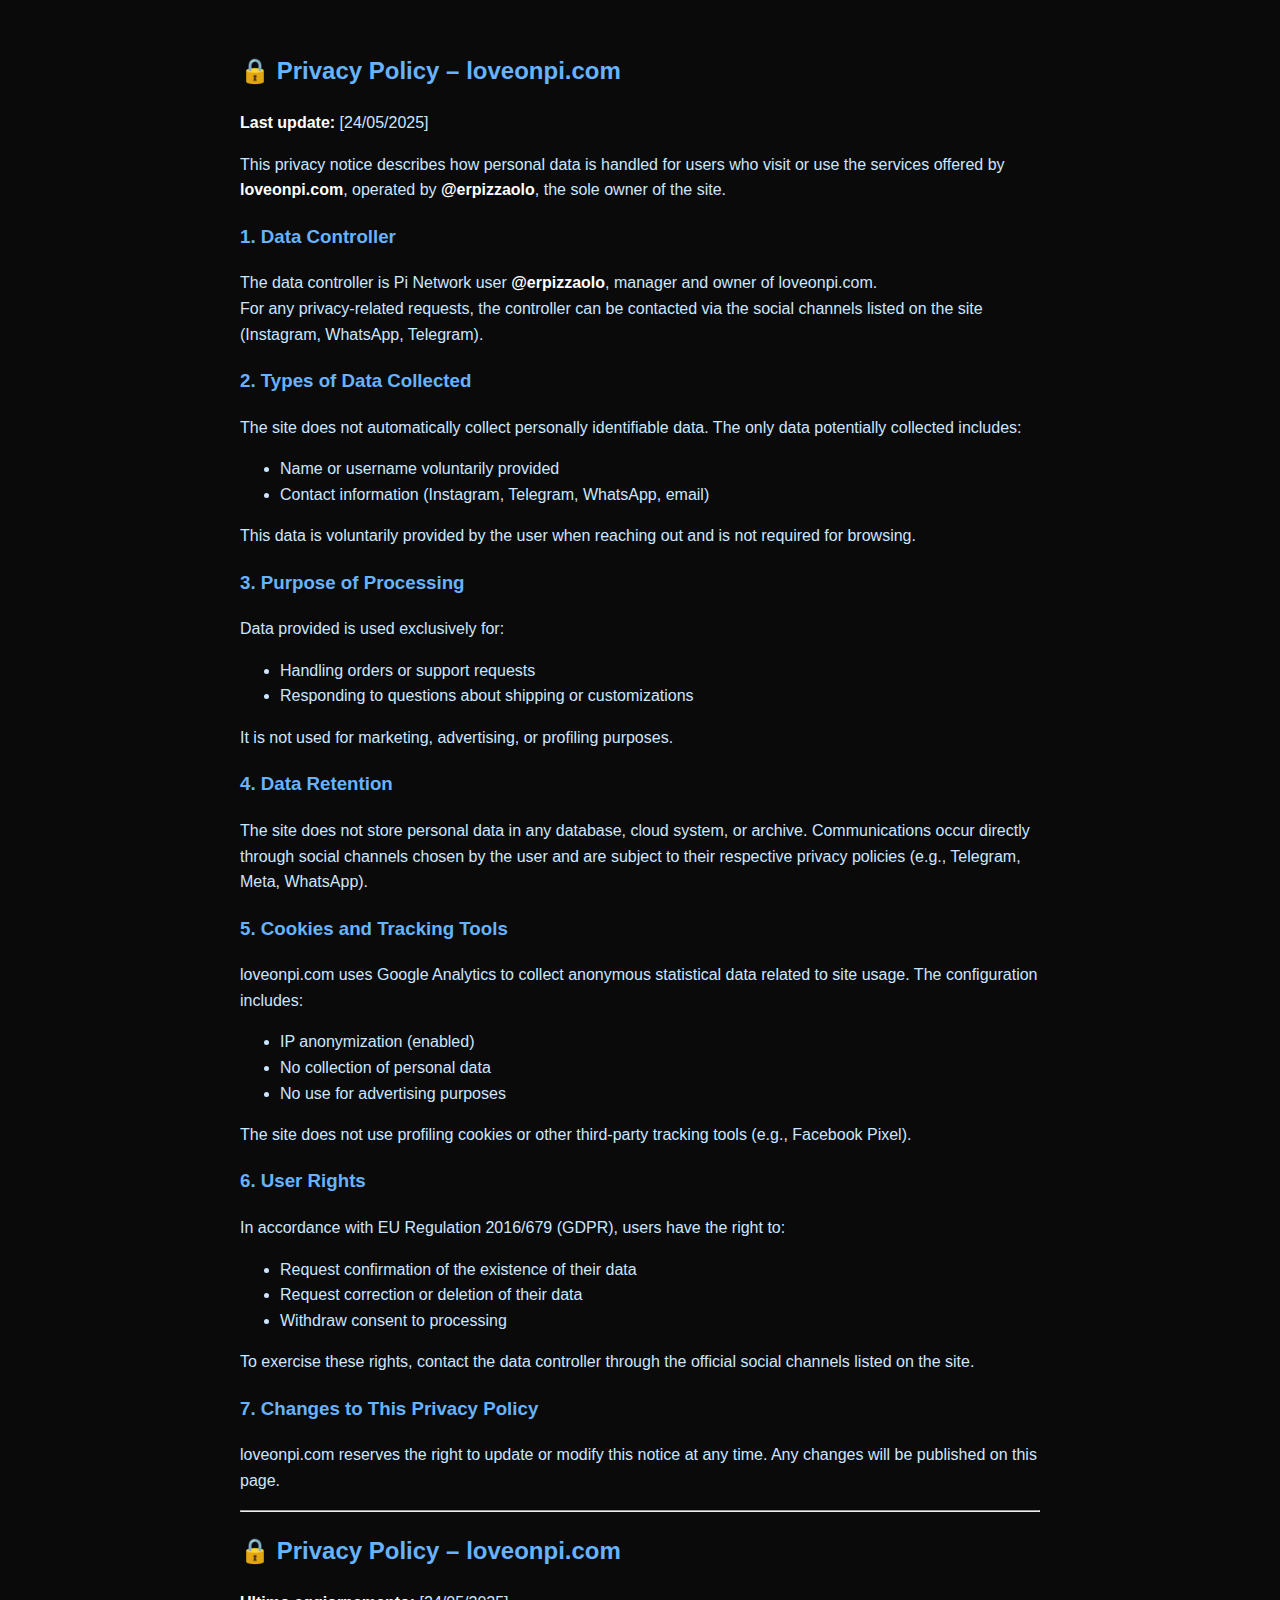
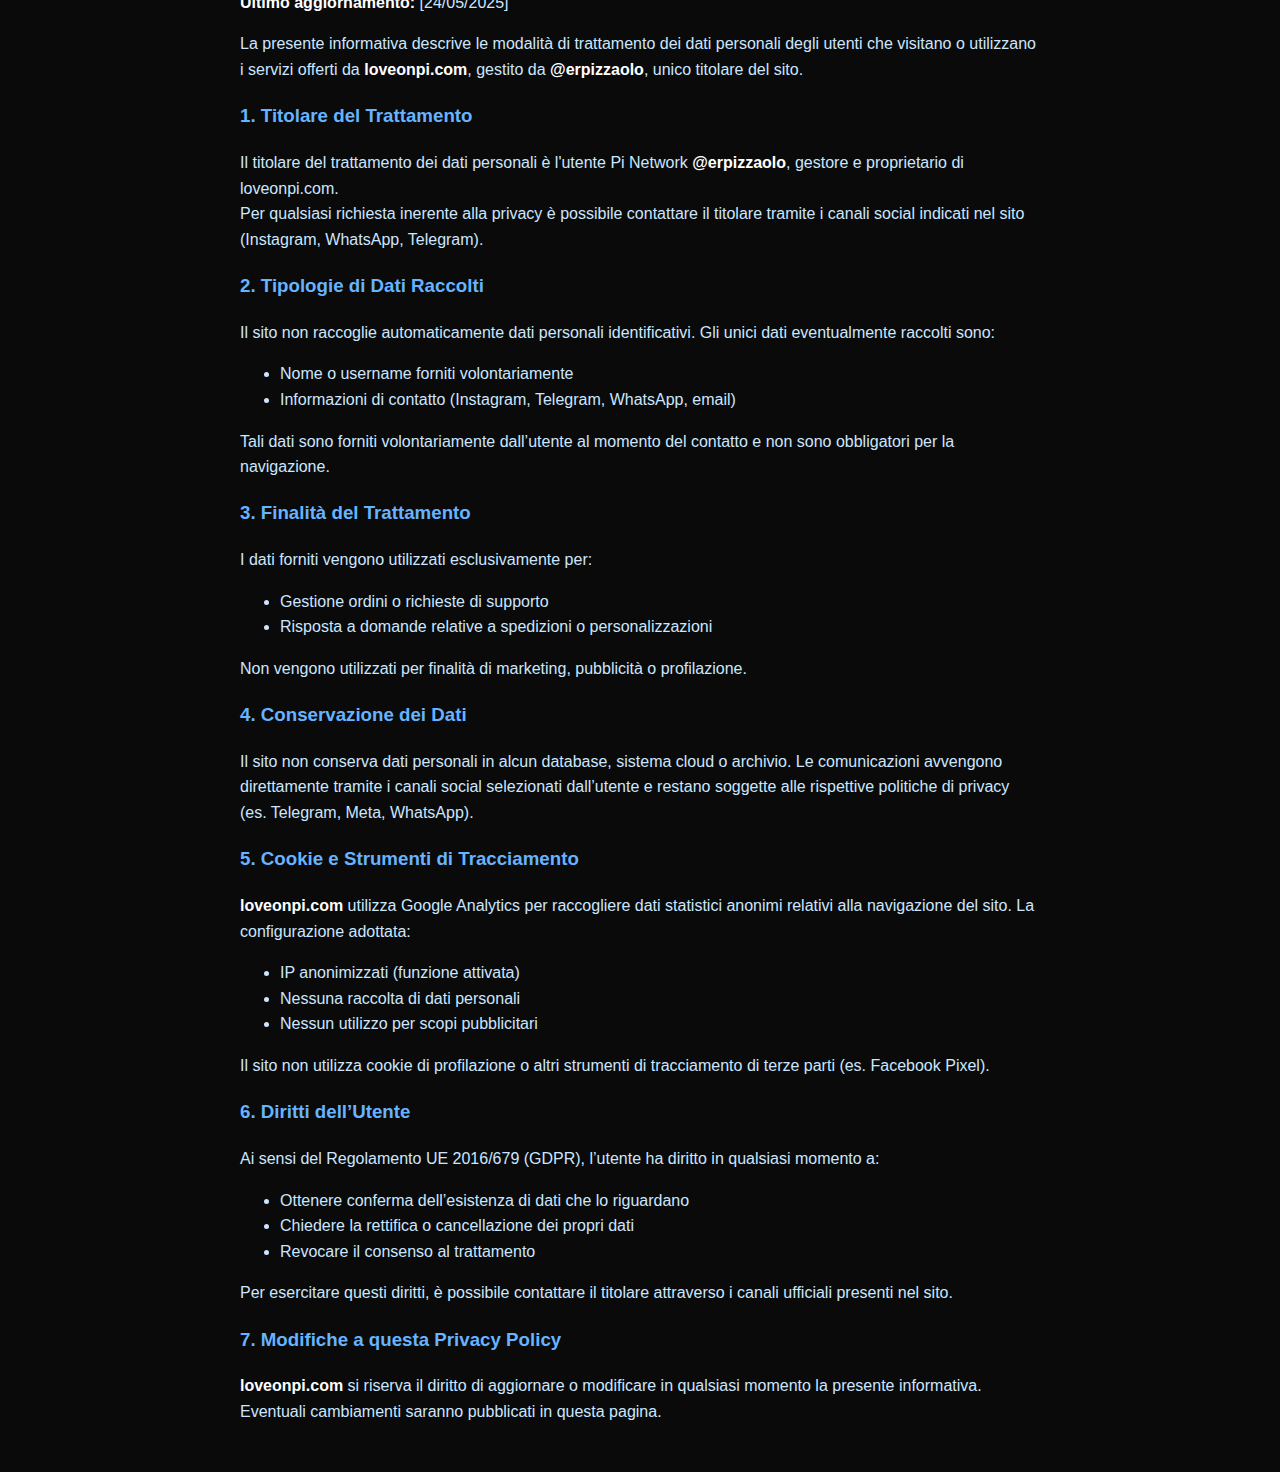
<file: privacy.html>
<!DOCTYPE html>
<html lang="en">
<head>
  <meta charset="UTF-8">
  <title>Privacy Policy - loveonpi.com</title>
  <style>
    body {
      background-color: #0a0a0a;
      color: #cce6ff;
      font-family: 'Orbitron', sans-serif;
      max-width: 800px;
      margin: auto;
      padding: 2em;
      line-height: 1.6;
    }
    h2, h3 {
      color: #66b3ff;
    }
    strong {
      color: #ffffff;
    }
  </style>
</head>
<body>

<h2>🔒 Privacy Policy – loveonpi.com</h2>
<p><strong>Last update:</strong> [24/05/2025]</p>

<p>This privacy notice describes how personal data is handled for users who visit or use the services offered by <strong>loveonpi.com</strong>, operated by <strong>@erpizzaolo</strong>, the sole owner of the site.</p>

<h3>1. Data Controller</h3>
<p>The data controller is Pi Network user <strong>@erpizzaolo</strong>, manager and owner of loveonpi.com.<br>
For any privacy-related requests, the controller can be contacted via the social channels listed on the site (Instagram, WhatsApp, Telegram).</p>

<h3>2. Types of Data Collected</h3>
<p>The site does not automatically collect personally identifiable data. The only data potentially collected includes:</p>
<ul>
<li>Name or username voluntarily provided</li>
<li>Contact information (Instagram, Telegram, WhatsApp, email)</li>
</ul>
<p>This data is voluntarily provided by the user when reaching out and is not required for browsing.</p>

<h3>3. Purpose of Processing</h3>
<p>Data provided is used exclusively for:</p>
<ul>
<li>Handling orders or support requests</li>
<li>Responding to questions about shipping or customizations</li>
</ul>
<p>It is not used for marketing, advertising, or profiling purposes.</p>

<h3>4. Data Retention</h3>
<p>The site does not store personal data in any database, cloud system, or archive. Communications occur directly through social channels chosen by the user and are subject to their respective privacy policies (e.g., Telegram, Meta, WhatsApp).</p>

<h3>5. Cookies and Tracking Tools</h3>
<p>loveonpi.com uses Google Analytics to collect anonymous statistical data related to site usage. The configuration includes:</p>
<ul>
<li>IP anonymization (enabled)</li>
<li>No collection of personal data</li>
<li>No use for advertising purposes</li>
</ul>
<p>The site does not use profiling cookies or other third-party tracking tools (e.g., Facebook Pixel).</p>

<h3>6. User Rights</h3>
<p>In accordance with EU Regulation 2016/679 (GDPR), users have the right to:</p>
<ul>
<li>Request confirmation of the existence of their data</li>
<li>Request correction or deletion of their data</li>
<li>Withdraw consent to processing</li>
</ul>
<p>To exercise these rights, contact the data controller through the official social channels listed on the site.</p>

<h3>7. Changes to This Privacy Policy</h3>
<p>loveonpi.com reserves the right to update or modify this notice at any time. Any changes will be published on this page.</p>
<hr>
<h2>🔒 Privacy Policy – loveonpi.com</h2>
<p><strong>Ultimo aggiornamento:</strong> [24/05/2025]</p>

<p>La presente informativa descrive le modalità di trattamento dei dati personali degli utenti che visitano o utilizzano i servizi offerti da <strong>loveonpi.com</strong>, gestito da <strong>@erpizzaolo</strong>, unico titolare del sito.</p>

<h3>1. Titolare del Trattamento</h3>
<p>Il titolare del trattamento dei dati personali è l'utente Pi Network <strong>@erpizzaolo</strong>, gestore e proprietario di loveonpi.com.<br>
Per qualsiasi richiesta inerente alla privacy è possibile contattare il titolare tramite i canali social indicati nel sito (Instagram, WhatsApp, Telegram).</p>

<h3>2. Tipologie di Dati Raccolti</h3>
<p>Il sito non raccoglie automaticamente dati personali identificativi. Gli unici dati eventualmente raccolti sono:</p>
<ul>
<li>Nome o username forniti volontariamente</li>
<li>Informazioni di contatto (Instagram, Telegram, WhatsApp, email)</li>
</ul>
<p>Tali dati sono forniti volontariamente dall’utente al momento del contatto e non sono obbligatori per la navigazione.</p>

<h3>3. Finalità del Trattamento</h3>
<p>I dati forniti vengono utilizzati esclusivamente per:</p>
<ul>
<li>Gestione ordini o richieste di supporto</li>
<li>Risposta a domande relative a spedizioni o personalizzazioni</li>
</ul>
<p>Non vengono utilizzati per finalità di marketing, pubblicità o profilazione.</p>

<h3>4. Conservazione dei Dati</h3>
<p>Il sito non conserva dati personali in alcun database, sistema cloud o archivio. Le comunicazioni avvengono direttamente tramite i canali social selezionati dall’utente e restano soggette alle rispettive politiche di privacy (es. Telegram, Meta, WhatsApp).</p>

<h3>5. Cookie e Strumenti di Tracciamento</h3>
<p><strong>loveonpi.com</strong> utilizza Google Analytics per raccogliere dati statistici anonimi relativi alla navigazione del sito. La configurazione adottata:</p>
<ul>
<li>IP anonimizzati (funzione attivata)</li>
<li>Nessuna raccolta di dati personali</li>
<li>Nessun utilizzo per scopi pubblicitari</li>
</ul>
<p>Il sito non utilizza cookie di profilazione o altri strumenti di tracciamento di terze parti (es. Facebook Pixel).</p>

<h3>6. Diritti dell’Utente</h3>
<p>Ai sensi del Regolamento UE 2016/679 (GDPR), l’utente ha diritto in qualsiasi momento a:</p>
<ul>
<li>Ottenere conferma dell’esistenza di dati che lo riguardano</li>
<li>Chiedere la rettifica o cancellazione dei propri dati</li>
<li>Revocare il consenso al trattamento</li>
</ul>
<p>Per esercitare questi diritti, è possibile contattare il titolare attraverso i canali ufficiali presenti nel sito.</p>

<h3>7. Modifiche a questa Privacy Policy</h3>
<p><strong>loveonpi.com</strong> si riserva il diritto di aggiornare o modificare in qualsiasi momento la presente informativa. Eventuali cambiamenti saranno pubblicati in questa pagina.</p>

</body>
</html>
</file>
<file: style.css>
@import url('https://fonts.googleapis.com/css2?family=Orbitron:wght@400;700&display=swap');

body {
  margin: 0;
  padding: 0;
  background-color: #001f3f;
  background-image: radial-gradient(#00f0ff22 1px, transparent 1px),
                    radial-gradient(#00f0ff22 1px, transparent 1px);
  background-position: 0 0, 25px 25px;
  background-size: 50px 50px;
  display: flex;
  flex-direction: column;
  align-items: center;
  justify-content: center;
  min-height: 100vh;
  font-family: 'Orbitron', sans-serif;
}

/* ---------- SOCIAL ---------- */

.social-buttons {
  display: flex;
  justify-content: center;
  gap: 0.1rem;
  margin: 0.1rem 0;
}

.button-img {
  width: 250px;
  height: 250px;
  transition: transform 0.3s ease;
  cursor: pointer;
}

.button-img:hover {
  transform: scale(1.15);
}

/* ---------- LOGO ---------- */

.logo-container {
  display: flex;
  justify-content: center;
  margin-top: 2rem;
}

.logo {
  width: 500px;
  max-width: 90%;
}

/* ---------- PI VALUE ---------- */

.pi-value-container {
  margin-top: 2rem;
  text-align: center;
  font-size: 1.8rem;
  color: #00f0ff;
  font-weight: bold;
  text-shadow: 0 0 8px #00f0ff, 0 0 20px #00f0ff;
}

.pi-value-container .label {
  margin-right: 0.5rem;
  color: #ffffffcc;
}

.pi-glow {
  color: #ffea00;
  text-shadow: 0 0 8px #ffe600, 0 0 20px #ffd700;
  transition: all 0.3s ease;
}

/* ---------- ABOUT & SHIP BUTTONS ---------- */

.info-buttons {
  display: flex;
  justify-content: center;
  flex-wrap: wrap;
  gap: 2rem;
  margin-top: 2rem;
}

.about-button,
.ship-button,
.payment-button,
.legal-button {
  width: 250px;
  height: 250px;
  object-fit: fill;
  cursor: pointer;
  transition: transform 0.2s ease;
}

.about-button:hover,
.ship-button:hover,
.payment-button:hover,
.legal-button:hover {
  transform: scale(1.1);
}

.about-button {
  margin-left: 28px;
  width: 150px;
  height: 150px;
}

.ship-button {
  margin-top: -40px;
  margin-left: -15px;
}

.payment-button {
  margin-top: -100px;
}

.legal-button {
  margin-top: -100px;
}

/* ---------- INFO BOX ---------- */

.info-text {
  margin-top: 1.5rem;
  padding: 1.5rem;
  background-color: #002244cc;
  border-radius: 12px;
  max-width: 800px;
  margin-left: auto;
  margin-right: auto;
  box-shadow: 0 0 18px #00f0ff66, 0 0 30px #00f0ff33;
  font-size: 1rem;
  line-height: 1.6;
  color: #00f0ff;
  text-shadow: 0 0 5px #00f0ff, 0 0 10px #00f0ff;
}

.info-text h2 {
  font-size: 1.5rem;
  color: #ffea00;
  text-shadow: 0 0 6px #ffe600, 0 0 12px #ffd700;
  margin-bottom: 1rem;
}

/* ---------- MODAL ---------- */

.modal {
  display: flex;
  justify-content: center;
  align-items: center;
  position: fixed;
  z-index: 999;
  left: 0;
  top: 0;
  width: 100%;
  height: 100%;
  background-color: rgba(0,0,0,0.8);
  padding: 1rem;
  overflow: auto;
}

.modal-content {
  background-color: #002244;
  padding: 1.5rem;
  border-radius: 12px;
  width: 100%;
  max-width: 700px;
  color: white;
  text-align: center;
  box-shadow: 0 0 25px #00f0ff;
  position: relative;
  overflow: auto;
  max-height: 90vh;
  box-sizing: border-box;
}

/* ---------- MODAL ELEMENTS ---------- */

.product-list {
  display: flex;
  flex-wrap: wrap;
  justify-content: center;
  gap: 1rem;
}

.close {
  position: absolute;
  top: 1rem;
  right: 2rem;
  font-size: 2rem;
  cursor: pointer;
  color: #ffea00;
}

/* ---------- HIDDEN ---------- */

.hidden {
  display: none;
}

/* ---------- PRODUCT BUTTONS ---------- */

.product-buttons {
  display: flex;
  flex-wrap: wrap;
  justify-content: center;
  gap: 1rem;
  margin-top: 2rem;
}

.tshirt-button,
.hat-button,
.bottle-button,
.bag-button,
.stickers-button,
.utility-button,
.giftcard-button,
.cover-button {
  width: 200px;
  height: 200px;
  object-fit: contain;
  cursor: pointer;
  transition: transform 0.3s ease;
}

.tshirt-button:hover,
.hat-button:hover,
.bottle-button:hover,
.bag-button:hover,
.stickers-button:hover,
.utility-button:hover,
.giftcard-button:hover,
.cover-button:hover {
  transform: scale(1.1);
}

/* ---------- RESPONSIVE / MOBILE FIX ---------- */

@media screen and (max-width: 600px) {
  .modal-content {
    padding: 1rem;
    font-size: 0.95rem;
    width: 95%;
    max-height: 90vh;
    overflow-y: auto;
    border-radius: 10px;
  }

  .product-list {
    flex-direction: column;
    gap: 1rem;
    align-items: center;
  }

  .product-card {
    width: 90%;
    margin: 0 auto;
  }

  .close {
    font-size: 1.8rem;
    top: 0.5rem;
    right: 1rem;
  }
}


  .info-text {
    padding: 1rem;
    font-size: 0.9rem;
  }

  .info-buttons {
    flex-direction: column;
    gap: 1rem;
  }
}
</file>
